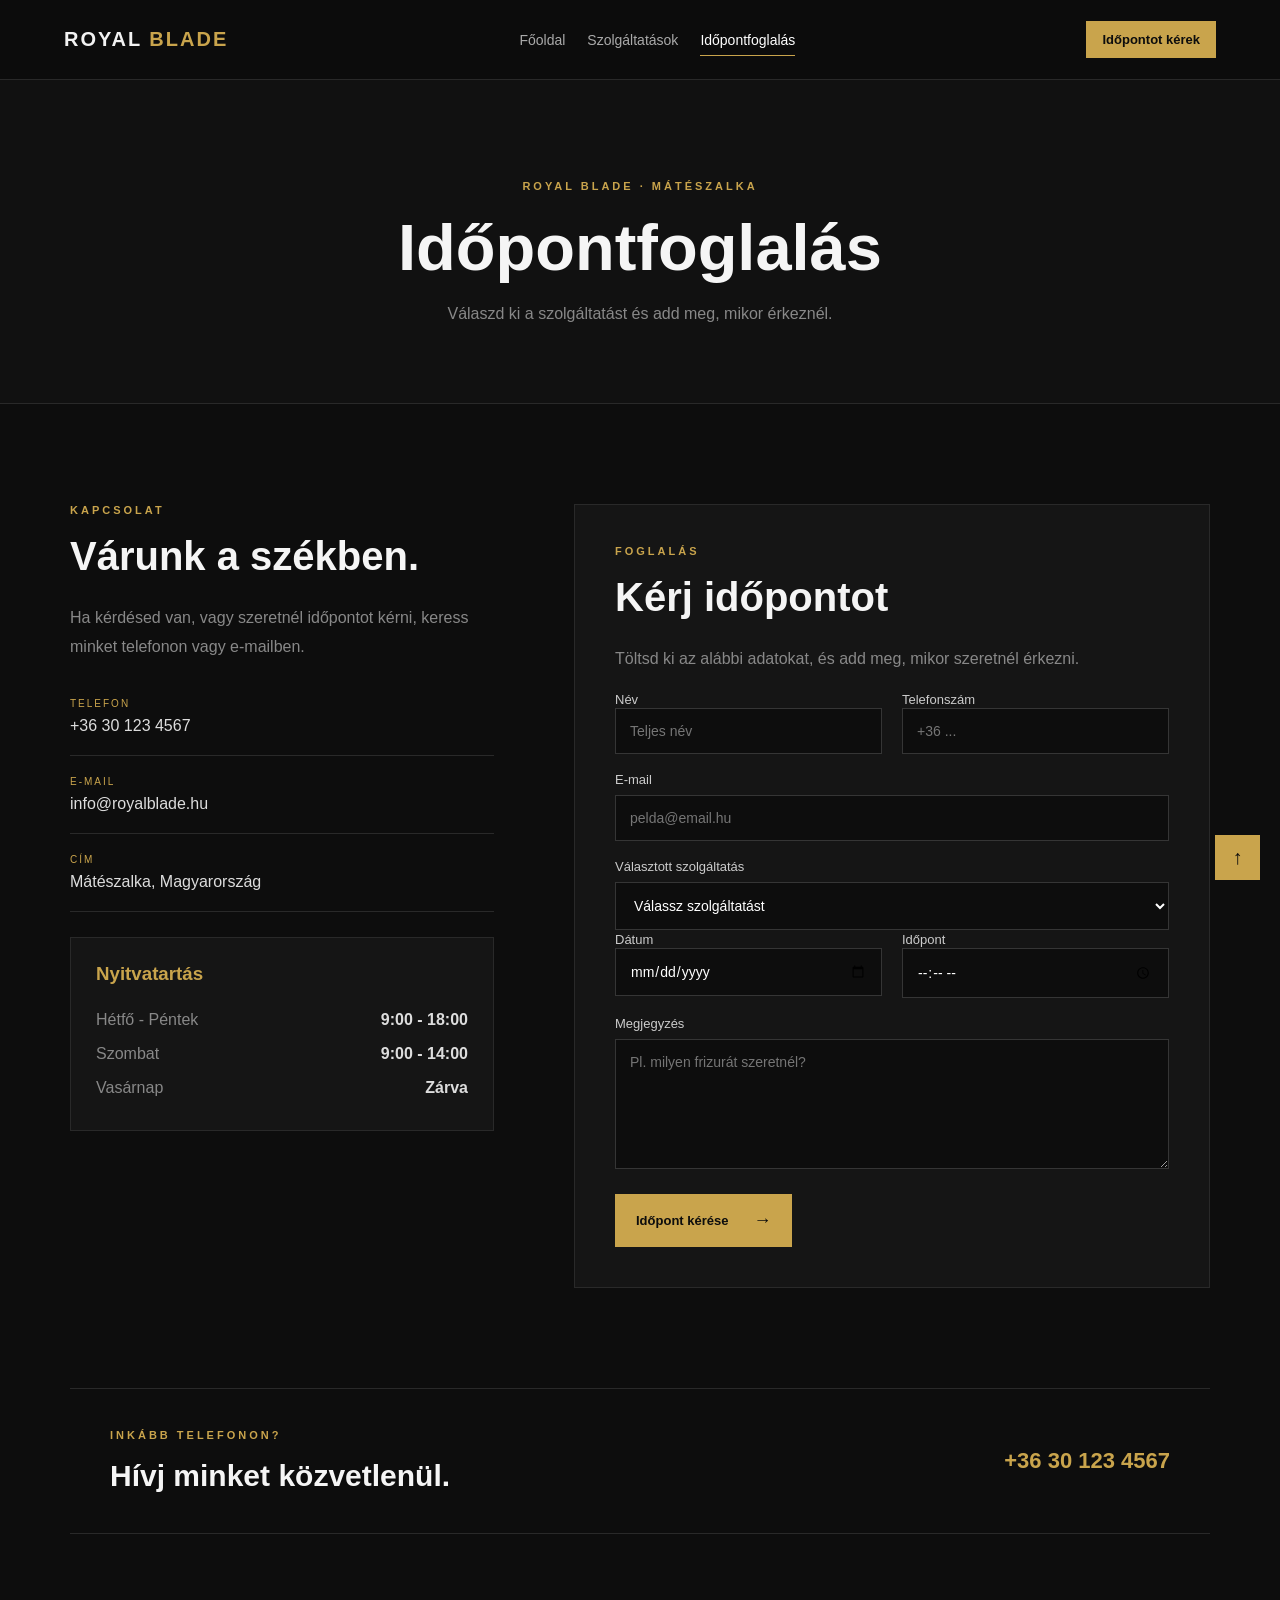
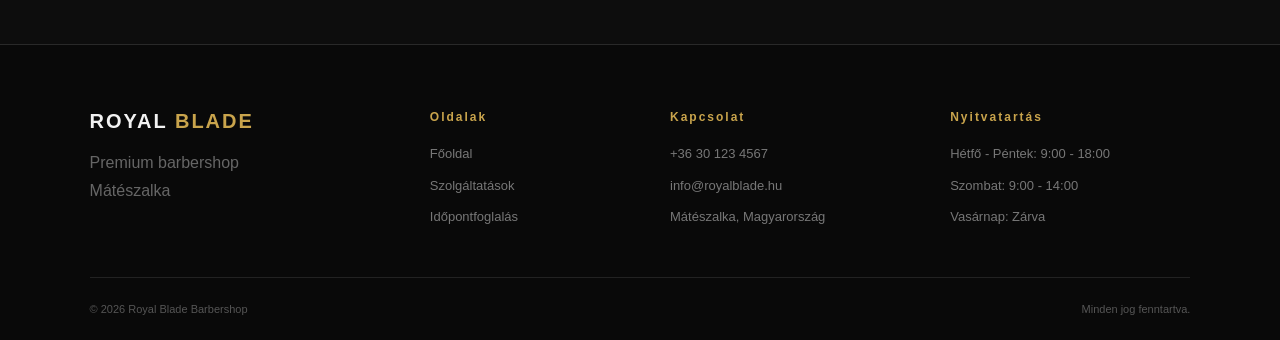
<file: kapcsolat.html>
<!DOCTYPE html>
<html lang="hu">

<head>
    <meta charset="UTF-8">
    <meta name="viewport" content="width=device-width, initial-scale=1.0">
    <meta name="description" content="Royal Blade Barbershop kapcsolat és időpontfoglalás Mátészalkán.">
    <title>Időpontfoglalás | Royal Blade</title>
    <link rel="icon" href="favicon.ico">
    <link rel="stylesheet" href="style.css">
</head>

<body id="teteje">

    <header>

        <a href="index.html" class="logo">
            ROYAL <span>BLADE</span>
        </a>

        <nav>
            <a href="index.html">Főoldal</a>
            <a href="szolgaltatasok.html">Szolgáltatások</a>
            <a href="kapcsolat.html" class="aktiv">Időpontfoglalás</a>
        </nav>

        <a href="kapcsolat.html" class="fejlec-gomb">
            Időpontot kérek
        </a>

    </header>

    <main>

        <section class="oldal-fejlec">

            <p class="felirat">ROYAL BLADE · MÁTÉSZALKA</p>

            <h1>
                Időpontfoglalás
            </h1>

            <span>
                Válaszd ki a szolgáltatást és add meg, mikor érkeznél.
            </span>

        </section>

        <section class="kapcsolat">

            <div class="kapcsolat-info">

                <p class="felirat">KAPCSOLAT</p>

                <h2>
                    Várunk a székben.
                </h2>

                <p class="kapcsolat-leiras">
                    Ha kérdésed van, vagy szeretnél időpontot kérni,
                    keress minket telefonon vagy e-mailben.
                </p>

                <div class="kapcsolati-adat">

                    <span>TELEFON</span>

                    <a href="tel:+36301234567">
                        +36 30 123 4567
                    </a>

                </div>

                <div class="kapcsolati-adat">

                    <span>E-MAIL</span>

                    <a href="mailto:info@royalblade.hu">
                        info@royalblade.hu
                    </a>

                </div>

                <div class="kapcsolati-adat">

                    <span>CÍM</span>

                    <p>
                        Mátészalka, Magyarország
                    </p>

                </div>

                <div class="nyitvatartas-doboz">

                    <h3>Nyitvatartás</h3>

                    <div>
                        <span>Hétfő - Péntek</span>
                        <strong>9:00 - 18:00</strong>
                    </div>

                    <div>
                        <span>Szombat</span>
                        <strong>9:00 - 14:00</strong>
                    </div>

                    <div>
                        <span>Vasárnap</span>
                        <strong>Zárva</strong>
                    </div>

                </div>

            </div>

            <div class="urlap">

                <p class="felirat">FOGLALÁS</p>

                <h2>
                    Kérj időpontot
                </h2>

                <p class="urlap-leiras">
                    Töltsd ki az alábbi adatokat, és add meg,
                    mikor szeretnél érkezni.
                </p>

                <form>

                    <div class="ket-mezo">

                        <div>
                            <label for="nev">Név</label>
                            <input type="text" id="nev" name="nev" placeholder="Teljes név">
                        </div>

                        <div>
                            <label for="telefon">Telefonszám</label>
                            <input type="text" id="telefon" name="telefon" placeholder="+36 ...">
                        </div>

                    </div>

                    <label for="email">E-mail</label>

                    <input type="email" id="email" name="email" placeholder="pelda@email.hu">

                    <label for="szolgaltatas">
                        Választott szolgáltatás
                    </label>

                    <select id="szolgaltatas" name="szolgaltatas">

                        <option value="">
                            Válassz szolgáltatást
                        </option>

                        <option value="hajvagas">
                            Klasszikus hajvágás - 5 000 Ft
                        </option>

                        <option value="fade">
                            Skin Fade - 6 000 Ft
                        </option>

                        <option value="hajszakall">
                            Haj + szakáll - 8 000 Ft
                        </option>

                        <option value="szakall">
                            Szakálligazítás - 3 500 Ft
                        </option>

                        <option value="premium">
                            Prémium csomag - 10 000 Ft
                        </option>

                    </select>

                    <div class="ket-mezo">

                        <div>
                            <label for="datum">Dátum</label>
                            <input type="date" id="datum" name="datum">
                        </div>

                        <div>
                            <label for="ido">Időpont</label>
                            <input type="time" id="ido" name="ido">
                        </div>

                    </div>

                    <label for="megjegyzes">
                        Megjegyzés
                    </label>

                    <textarea id="megjegyzes" name="megjegyzes" placeholder="Pl. milyen frizurát szeretnél?"></textarea>

                    <button type="submit" class="arany-gomb">
                        Időpont kérése
                        <span>→</span>
                    </button>

                </form>

            </div>

        </section>

        <section class="kapcsolat-cta">

            <div>

                <p class="felirat">INKÁBB TELEFONON?</p>

                <h2>
                    Hívj minket közvetlenül.
                </h2>

            </div>

            <a href="tel:+36301234567" class="telefon-gomb">
                +36 30 123 4567
            </a>

        </section>

    </main>

    <footer>

        <div class="footer-tartalom">

            <div class="footer-logo">

                <a href="index.html" class="logo">
                    ROYAL <span>BLADE</span>
                </a>

                <p>
                    Premium barbershop<br>
                    Mátészalka
                </p>

            </div>

            <div class="footer-oszlop">

                <h3>Oldalak</h3>

                <a href="index.html">Főoldal</a>
                <a href="szolgaltatasok.html">Szolgáltatások</a>
                <a href="kapcsolat.html">Időpontfoglalás</a>

            </div>

            <div class="footer-oszlop">

                <h3>Kapcsolat</h3>

                <a href="tel:+36301234567">+36 30 123 4567</a>
                <a href="mailto:info@royalblade.hu">info@royalblade.hu</a>
                <span>Mátészalka, Magyarország</span>

            </div>

            <div class="footer-oszlop">

                <h3>Nyitvatartás</h3>

                <span>Hétfő - Péntek: 9:00 - 18:00</span>
                <span>Szombat: 9:00 - 14:00</span>
                <span>Vasárnap: Zárva</span>

            </div>

        </div>

        <div class="footer-also">
            <span>© 2026 Royal Blade Barbershop</span>
            <span>Minden jog fenntartva.</span>
        </div>

    </footer>

    <a href="#teteje" id="topGomb">↑</a>

</body>

</html>
</file>
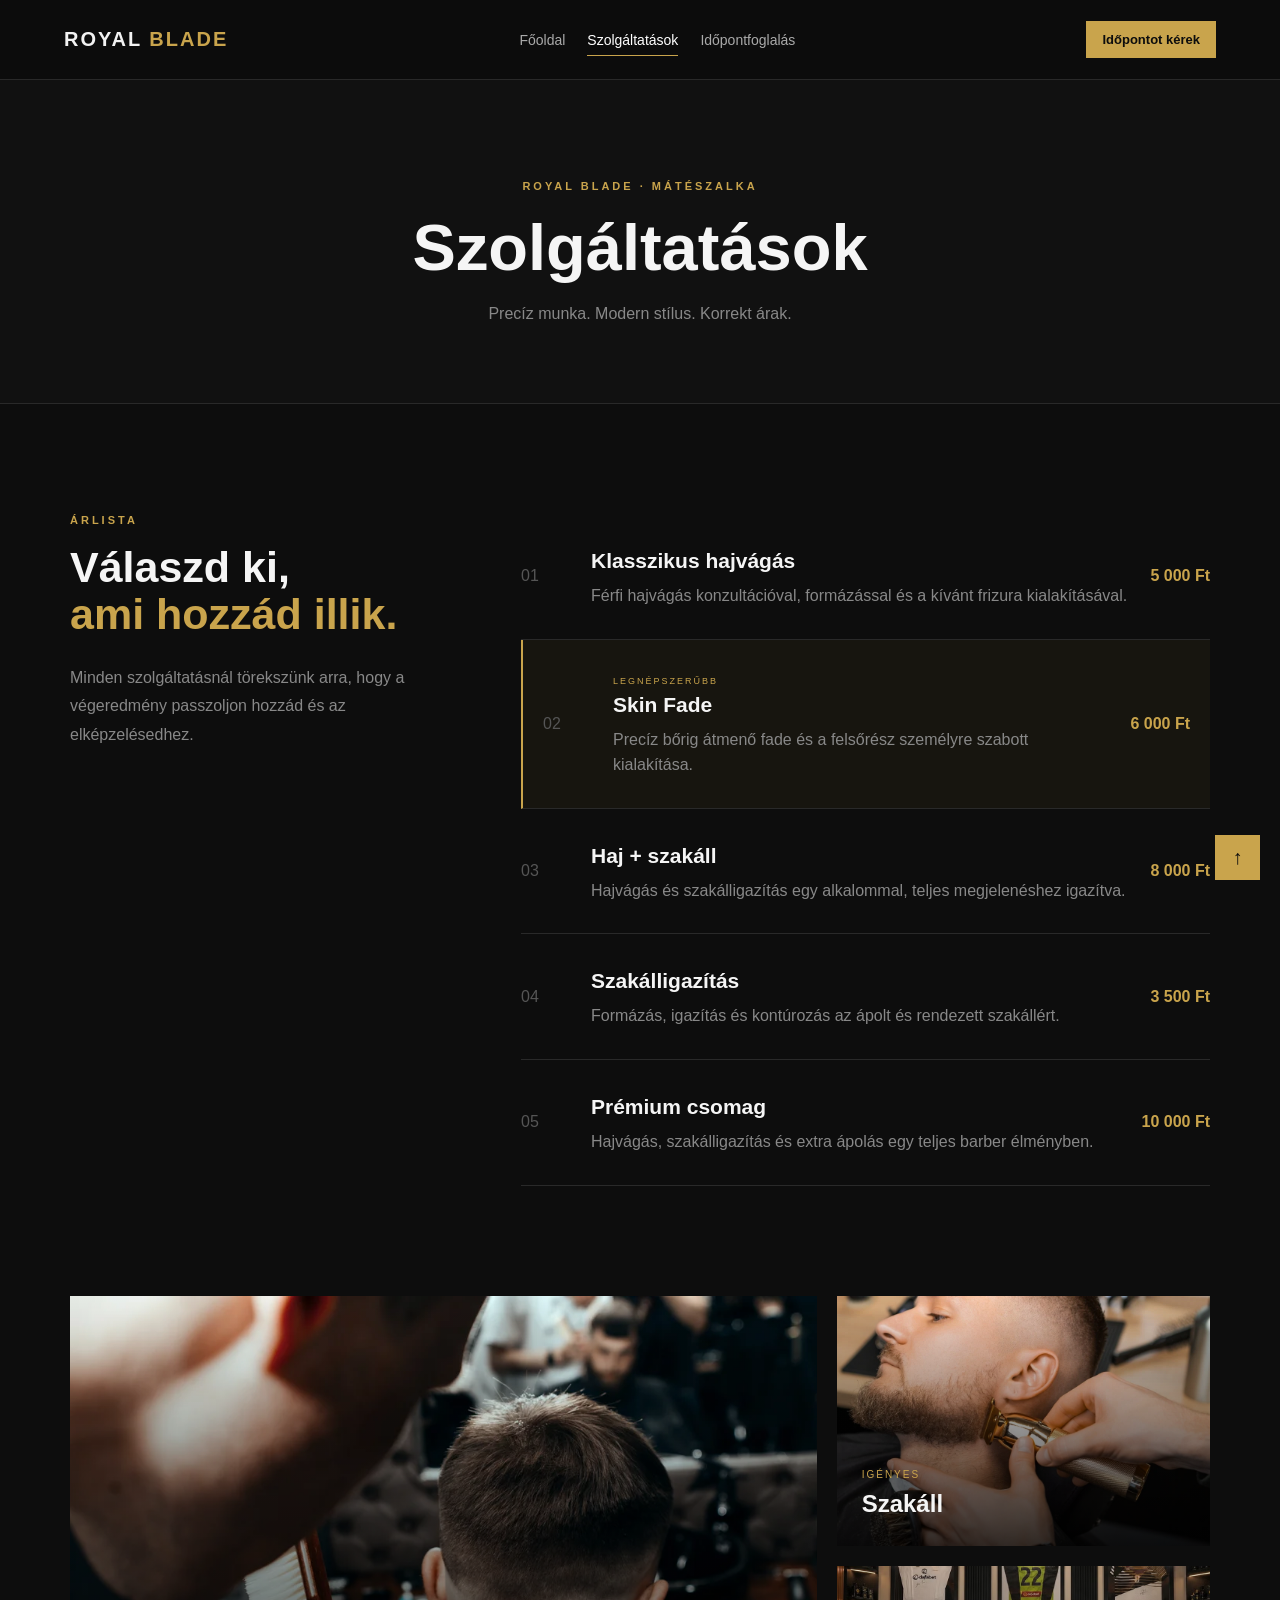
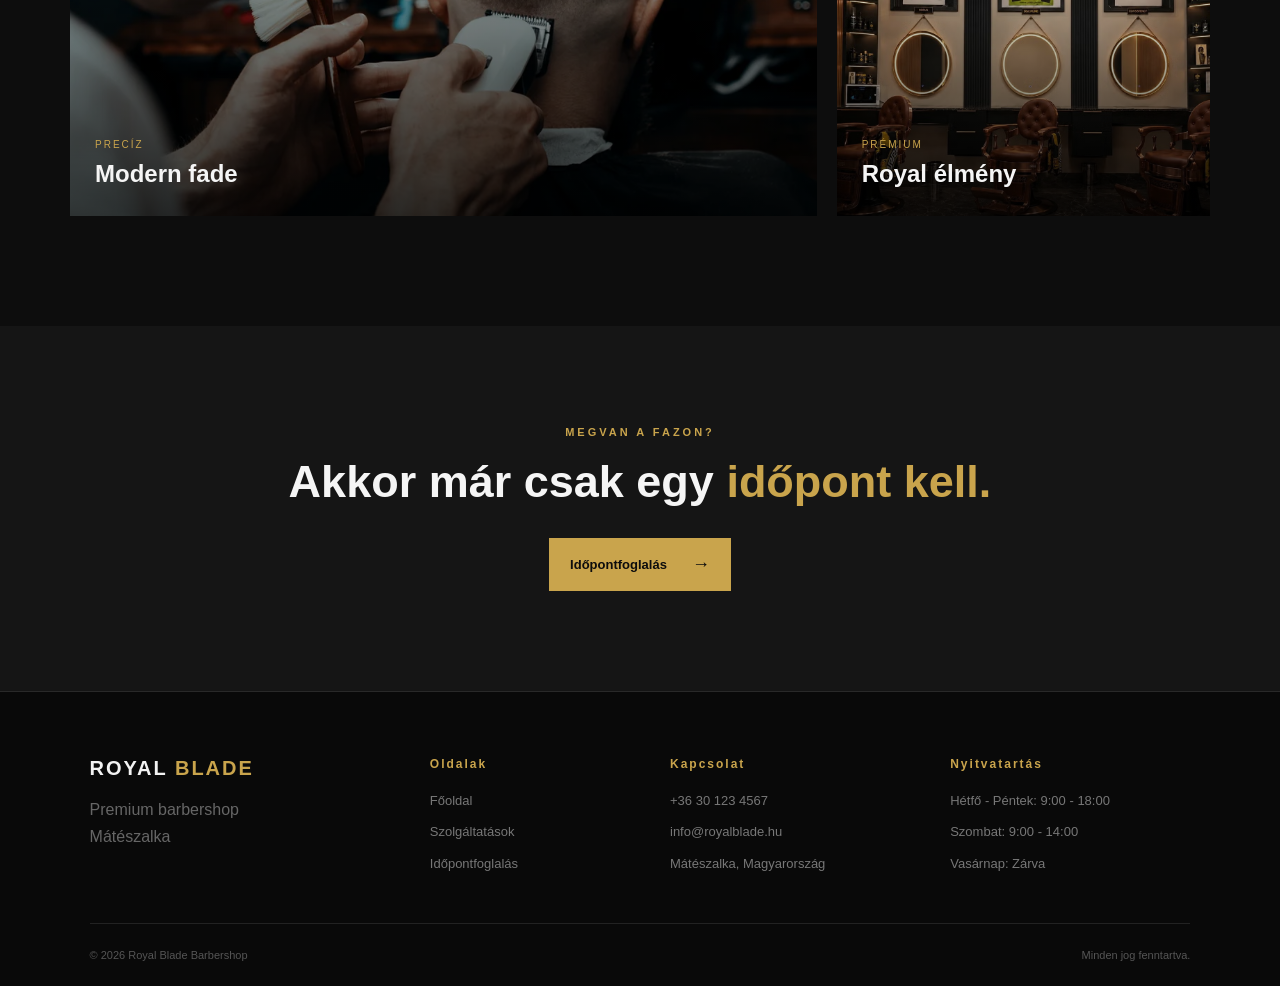
<file: szolgaltatasok.html>
<!DOCTYPE html>
<html lang="hu">

<head>
    <meta charset="UTF-8">
    <meta name="viewport" content="width=device-width, initial-scale=1.0">
    <meta name="description"
        content="Royal Blade Barbershop szolgáltatások és árlista. Hajvágás, Skin Fade, szakálligazítás és prémium csomag.">
    <title>Szolgáltatások | Royal Blade</title>
    <link rel="icon" href="favicon.ico">
    <link rel="stylesheet" href="style.css">
</head>

<body id="teteje">

    <header>

        <a href="index.html" class="logo">
            ROYAL <span>BLADE</span>
        </a>

        <nav>
            <a href="index.html">Főoldal</a>
            <a href="szolgaltatasok.html" class="aktiv">Szolgáltatások</a>
            <a href="kapcsolat.html">Időpontfoglalás</a>
        </nav>

        <a href="kapcsolat.html" class="fejlec-gomb">
            Időpontot kérek
        </a>

    </header>

    <main>

        <section class="oldal-fejlec">

            <p class="felirat">ROYAL BLADE · MÁTÉSZALKA</p>

            <h1>
                Szolgáltatások
            </h1>

            <span>
                Precíz munka. Modern stílus. Korrekt árak.
            </span>

        </section>

        <section class="arlista">

            <div class="arlista-bevezeto">

                <p class="felirat">ÁRLISTA</p>

                <h2>
                    Válaszd ki,<br>
                    <span>ami hozzád illik.</span>
                </h2>

                <p>
                    Minden szolgáltatásnál törekszünk arra, hogy
                    a végeredmény passzoljon hozzád és az elképzelésedhez.
                </p>

            </div>

            <div class="arlista-elemek">

                <article class="arlista-elem">

                    <div class="arlista-szam">01</div>

                    <div class="arlista-szoveg">

                        <h3>Klasszikus hajvágás</h3>

                        <p>
                            Férfi hajvágás konzultációval, formázással
                            és a kívánt frizura kialakításával.
                        </p>

                    </div>

                    <strong>5 000 Ft</strong>

                </article>

                <article class="arlista-elem kiemelt-ar">

                    <div class="arlista-szam">02</div>

                    <div class="arlista-szoveg">

                        <span class="nepszeru">LEGNÉPSZERŰBB</span>

                        <h3>Skin Fade</h3>

                        <p>
                            Precíz bőrig átmenő fade és a felsőrész
                            személyre szabott kialakítása.
                        </p>

                    </div>

                    <strong>6 000 Ft</strong>

                </article>

                <article class="arlista-elem">

                    <div class="arlista-szam">03</div>

                    <div class="arlista-szoveg">

                        <h3>Haj + szakáll</h3>

                        <p>
                            Hajvágás és szakálligazítás egy alkalommal,
                            teljes megjelenéshez igazítva.
                        </p>

                    </div>

                    <strong>8 000 Ft</strong>

                </article>

                <article class="arlista-elem">

                    <div class="arlista-szam">04</div>

                    <div class="arlista-szoveg">

                        <h3>Szakálligazítás</h3>

                        <p>
                            Formázás, igazítás és kontúrozás az ápolt
                            és rendezett szakállért.
                        </p>

                    </div>

                    <strong>3 500 Ft</strong>

                </article>

                <article class="arlista-elem">

                    <div class="arlista-szam">05</div>

                    <div class="arlista-szoveg">

                        <h3>Prémium csomag</h3>

                        <p>
                            Hajvágás, szakálligazítás és extra ápolás
                            egy teljes barber élményben.
                        </p>

                    </div>

                    <strong>10 000 Ft</strong>

                </article>

            </div>

        </section>

        <section class="szolgaltatas-kepek">

            <div class="kep-blokk nagy">

                <img src="kepek/fade.webp" alt="Modern fade hajvágás">

                <div>
                    <span>PRECÍZ</span>
                    <h3>Modern fade</h3>
                </div>

            </div>

            <div class="kep-blokk">

                <img src="kepek/szakall.webp" alt="Szakálligazítás">

                <div>
                    <span>IGÉNYES</span>
                    <h3>Szakáll</h3>
                </div>

            </div>

            <div class="kep-blokk">

                <img src="kepek/premium.avif" alt="Prémium barber szolgáltatás">

                <div>
                    <span>PRÉMIUM</span>
                    <h3>Royal élmény</h3>
                </div>

            </div>

        </section>

        <section class="szolgaltatas-cta">

            <p class="felirat">MEGVAN A FAZON?</p>

            <h2>
                Akkor már csak egy
                <span>időpont kell.</span>
            </h2>

            <a href="kapcsolat.html" class="arany-gomb">
                Időpontfoglalás
                <span>→</span>
            </a>

        </section>

    </main>

    <footer>

        <div class="footer-tartalom">

            <div class="footer-logo">

                <a href="index.html" class="logo">
                    ROYAL <span>BLADE</span>
                </a>

                <p>
                    Premium barbershop<br>
                    Mátészalka
                </p>

            </div>

            <div class="footer-oszlop">

                <h3>Oldalak</h3>

                <a href="index.html">Főoldal</a>
                <a href="szolgaltatasok.html">Szolgáltatások</a>
                <a href="kapcsolat.html">Időpontfoglalás</a>

            </div>

            <div class="footer-oszlop">

                <h3>Kapcsolat</h3>

                <a href="tel:+36301234567">+36 30 123 4567</a>
                <a href="mailto:info@royalblade.hu">info@royalblade.hu</a>
                <span>Mátészalka, Magyarország</span>

            </div>

            <div class="footer-oszlop">

                <h3>Nyitvatartás</h3>

                <span>Hétfő - Péntek: 9:00 - 18:00</span>
                <span>Szombat: 9:00 - 14:00</span>
                <span>Vasárnap: Zárva</span>

            </div>

        </div>

        <div class="footer-also">
            <span>© 2026 Royal Blade Barbershop</span>
            <span>Minden jog fenntartva.</span>
        </div>

    </footer>

    <a href="#teteje" id="topGomb">↑</a>

</body>

</html>
</file>
<file: style.css>
* {
    box-sizing: border-box;
}

html {
    scroll-behavior: smooth;
}

body {
    margin: 0;
    font-family: Arial, sans-serif;
    background: #0d0d0d;
    color: #f5f5f5;
    overflow-x: hidden;
}

img {
    display: block;
    max-width: 100%;
}

a {
    transition: 0.3s;
}

header {
    position: sticky;
    top: 0;
    z-index: 1000;
    min-height: 80px;
    padding: 15px 5%;
    background: rgba(13, 13, 13, 0.98);
    border-bottom: 1px solid #292929;
    display: flex;
    align-items: center;
    justify-content: space-between;
    gap: 20px;
}

.logo {
    color: #f2f2f2;
    text-decoration: none;
    font-size: 20px;
    font-weight: bold;
    letter-spacing: 2px;
    white-space: nowrap;
}

.logo span {
    color: #c9a44c;
}

nav {
    display: flex;
    gap: 22px;
}

nav a {
    position: relative;
    color: #aaa;
    text-decoration: none;
    font-size: 14px;
    white-space: nowrap;
}

nav a:hover,
nav a.aktiv {
    color: white;
}

nav a.aktiv::after {
    content: "";
    position: absolute;
    left: 0;
    right: 0;
    bottom: -8px;
    height: 1px;
    background: #c9a44c;
}

.fejlec-gomb {
    color: #0d0d0d;
    background: #c9a44c;
    padding: 11px 16px;
    text-decoration: none;
    font-size: 13px;
    font-weight: bold;
    white-space: nowrap;
}

.fejlec-gomb:hover,
.arany-gomb:hover {
    background: #e0bd65;
}

.hero {
    min-height: calc(100vh - 80px);
    padding: 70px 7%;
    display: grid;
    grid-template-columns: 1fr 0.85fr;
    gap: 60px;
    align-items: center;
}

.hero-tartalom {
    max-width: 680px;
}

.felirat {
    color: #c9a44c;
    font-size: 11px;
    font-weight: bold;
    letter-spacing: 3px;
    margin: 0 0 18px;
}

.hero h1 {
    margin: 0;
    font-size: clamp(48px, 6vw, 80px);
    line-height: 1;
    letter-spacing: -3px;
}

.hero h1 span,
.kiemelt h2 span,
.bemutatkozas h2 span,
.szekcio-fejlec h2 span,
.foglalas-banner h2 span,
.arlista-bevezeto h2 span,
.szolgaltatas-cta h2 span {
    color: #c9a44c;
}

.hero-leiras {
    max-width: 570px;
    color: #999;
    font-size: 17px;
    line-height: 1.8;
    margin: 30px 0;
}

.hero-gombok {
    display: flex;
    align-items: center;
    gap: 25px;
}

.arany-gomb {
    display: inline-flex;
    align-items: center;
    justify-content: space-between;
    gap: 25px;
    background: #c9a44c;
    color: #0d0d0d;
    padding: 15px 20px;
    border: 1px solid #c9a44c;
    text-decoration: none;
    font-size: 13px;
    font-weight: bold;
}

.arany-gomb span {
    font-size: 18px;
}

.szoveg-gomb {
    color: #ddd;
    text-decoration: none;
    font-size: 13px;
    border-bottom: 1px solid #555;
    padding-bottom: 5px;
}

.szoveg-gomb:hover,
.vonal-gomb:hover {
    color: #c9a44c;
}

.hero-info {
    display: flex;
    gap: 45px;
    margin-top: 50px;
}

.hero-info div {
    display: flex;
    flex-direction: column;
    gap: 5px;
}

.hero-info strong {
    font-size: 23px;
}

.hero-info span {
    color: #777;
    font-size: 11px;
}

.hero-kep {
    position: relative;
}

.hero-kep::before {
    content: "";
    position: absolute;
    inset: 0;
    border: 1px solid #c9a44c;
    pointer-events: none;
}

.hero-kep img {
    position: relative;
    z-index: 1;
    width: 100%;
    height: 570px;
    object-fit: cover;
}

.kep-cimke {
    position: absolute;
    z-index: 2;
    left: 20px;
    bottom: 20px;
    max-width: calc(100% - 40px);
    background: rgba(13, 13, 13, 0.96);
    border: 1px solid #333;
    padding: 12px 16px;
}

.kep-cimke span,
.kep-cimke small {
    display: block;
}

.kep-cimke span {
    color: #c9a44c;
    font-size: 11px;
    letter-spacing: 2px;
}

.kep-cimke small {
    color: #777;
    margin-top: 5px;
    font-size: 10px;
}

.bemutatkozas {
    max-width: 1200px;
    margin: auto;
    padding: 110px 30px;
    display: grid;
    grid-template-columns: 0.9fr 1fr;
    gap: 80px;
    align-items: center;
}

.bemutatkozas-kep img {
    width: 100%;
    height: 500px;
    object-fit: cover;
}

.bemutatkozas h2,
.szekcio-fejlec h2,
.arlista-bevezeto h2 {
    font-size: 43px;
    line-height: 1.1;
    margin: 0 0 25px;
}

.bemutatkozas-szoveg > p:not(.felirat),
.arlista-bevezeto > p:not(.felirat) {
    color: #888;
    line-height: 1.8;
}

.vonal-gomb {
    display: inline-block;
    margin-top: 15px;
    padding-bottom: 7px;
    color: #ddd;
    text-decoration: none;
    border-bottom: 1px solid #c9a44c;
    font-size: 13px;
}

.szolgaltatasok {
    padding: 100px 7%;
    background: #151515;
}

.szekcio-fejlec {
    max-width: 1200px;
    margin: 0 auto 50px;
    display: flex;
    justify-content: space-between;
    align-items: end;
}

.szolgaltatas-kartyak {
    max-width: 1200px;
    margin: auto;
    display: grid;
    grid-template-columns: repeat(3, 1fr);
    gap: 25px;
}

.szolgaltatas-kartya {
    background: #101010;
    border: 1px solid #292929;
    overflow: hidden;
}

.szolgaltatas-kartya img {
    width: 100%;
    height: 260px;
    object-fit: cover;
}

.kartya-tartalom {
    padding: 25px;
}

.kartya-fejlec {
    display: flex;
    justify-content: space-between;
}

.kartya-fejlec span {
    color: #666;
}

.kartya-fejlec strong {
    color: #c9a44c;
}

.kartya-tartalom h3 {
    font-size: 21px;
    margin: 22px 0 10px;
}

.kartya-tartalom p {
    color: #888;
    line-height: 1.7;
    min-height: 55px;
}

.kartya-tartalom a {
    color: #ddd;
    text-decoration: none;
    font-size: 13px;
}

.kartya-tartalom a:hover {
    color: #c9a44c;
}

.kiemelt {
    min-height: 540px;
    padding: 80px 8%;
    display: flex;
    align-items: center;
    background:
        linear-gradient(90deg, rgba(0, 0, 0, .9), rgba(0, 0, 0, .35)),
        url("kepek/premium.jpg") center/cover;
}

.kiemelt-tartalom {
    max-width: 560px;
}

.kiemelt h2 {
    font-size: 58px;
    line-height: 1;
    margin: 0 0 25px;
}

.kiemelt p:not(.felirat) {
    color: #bbb;
    line-height: 1.8;
    margin-bottom: 30px;
}

.velemenyek {
    max-width: 1200px;
    margin: auto;
    padding: 110px 30px;
}

.kozepes {
    justify-content: center;
    text-align: center;
}

.velemeny-kartyak {
    display: grid;
    grid-template-columns: repeat(3, 1fr);
    gap: 25px;
}

.velemeny {
    padding: 30px;
    background: #151515;
    border: 1px solid #292929;
}

.csillagok {
    color: #c9a44c;
    letter-spacing: 3px;
}

.velemeny p {
    color: #aaa;
    line-height: 1.8;
    min-height: 110px;
}

.foglalas-banner {
    max-width: 1200px;
    margin: 0 auto 110px;
    padding: 50px;
    background: #18150e;
    border: 1px solid #3b321f;
    display: flex;
    justify-content: space-between;
    align-items: center;
}

.foglalas-banner h2 {
    font-size: 38px;
    margin: 0;
}

.oldal-fejlec {
    padding: 100px 20px 80px;
    text-align: center;
    background: #111;
    border-bottom: 1px solid #292929;
}

.oldal-fejlec h1 {
    font-size: clamp(42px, 6vw, 65px);
    margin: 0 0 20px;
}

.oldal-fejlec span {
    color: #888;
}

.arlista {
    max-width: 1200px;
    margin: auto;
    padding: 110px 30px;
    display: grid;
    grid-template-columns: 0.7fr 1.3fr;
    gap: 80px;
}

.arlista-elemek {
    display: flex;
    flex-direction: column;
}

.arlista-elem {
    display: grid;
    grid-template-columns: 50px 1fr auto;
    gap: 20px;
    padding: 30px 0;
    border-bottom: 1px solid #292929;
    align-items: center;
}

.arlista-szam {
    color: #555;
}

.arlista-szoveg h3 {
    margin: 5px 0 10px;
    font-size: 21px;
}

.arlista-szoveg p {
    color: #888;
    line-height: 1.6;
    margin: 0;
}

.arlista-elem > strong {
    color: #c9a44c;
    white-space: nowrap;
}

.kiemelt-ar {
    background: #17150f;
    padding-left: 20px;
    padding-right: 20px;
    border-left: 2px solid #c9a44c;
}

.nepszeru {
    color: #c9a44c;
    font-size: 9px;
    letter-spacing: 2px;
}

.szolgaltatas-kepek {
    max-width: 1200px;
    margin: 0 auto 110px;
    padding: 0 30px;
    display: grid;
    grid-template-columns: 2fr 1fr;
    grid-template-rows: 250px 250px;
    gap: 20px;
}

.kep-blokk {
    position: relative;
    overflow: hidden;
}

.kep-blokk.nagy {
    grid-row: span 2;
}

.kep-blokk img {
    width: 100%;
    height: 100%;
    object-fit: cover;
    transition: 0.5s;
}

.kep-blokk:hover img {
    transform: scale(1.05);
}

.kep-blokk::after {
    content: "";
    position: absolute;
    inset: 0;
    background: linear-gradient(transparent, rgba(0, 0, 0, .8));
}

.kep-blokk div {
    position: absolute;
    z-index: 2;
    left: 25px;
    bottom: 20px;
}

.kep-blokk span {
    color: #c9a44c;
    font-size: 10px;
    letter-spacing: 2px;
}

.kep-blokk h3 {
    margin: 8px 0;
    font-size: 24px;
}

.szolgaltatas-cta {
    padding: 100px 20px;
    text-align: center;
    background: #151515;
}

.szolgaltatas-cta h2 {
    font-size: 45px;
    margin: 0 0 30px;
}

.kapcsolat {
    max-width: 1200px;
    margin: auto;
    padding: 100px 30px;
    display: grid;
    grid-template-columns: 0.8fr 1.2fr;
    gap: 80px;
}

.kapcsolat-info h2,
.urlap h2 {
    font-size: 40px;
    margin: 0 0 25px;
}

.kapcsolat-leiras,
.urlap-leiras {
    color: #888;
    line-height: 1.8;
}

.kapcsolati-adat {
    padding: 20px 0;
    border-bottom: 1px solid #292929;
}

.kapcsolati-adat span {
    display: block;
    color: #c9a44c;
    font-size: 10px;
    letter-spacing: 2px;
    margin-bottom: 8px;
}

.kapcsolati-adat a,
.kapcsolati-adat p {
    color: #ddd;
    text-decoration: none;
    margin: 0;
}

.nyitvatartas-doboz {
    margin-top: 25px;
    padding: 25px;
    background: #151515;
    border: 1px solid #292929;
}

.nyitvatartas-doboz h3 {
    color: #c9a44c;
    margin-top: 0;
}

.nyitvatartas-doboz div {
    display: flex;
    justify-content: space-between;
    padding: 8px 0;
    color: #888;
}

.nyitvatartas-doboz strong {
    color: #ddd;
}

.urlap {
    background: #151515;
    border: 1px solid #292929;
    padding: 40px;
}

form {
    display: flex;
    flex-direction: column;
}

.ket-mezo {
    display: grid;
    grid-template-columns: 1fr 1fr;
    gap: 20px;
}

form label {
    margin: 18px 0 8px;
    color: #ccc;
    font-size: 13px;
}

form input,
form select,
form textarea {
    width: 100%;
    padding: 14px;
    background: #0d0d0d;
    border: 1px solid #353535;
    color: white;
    font-family: Arial, sans-serif;
    font-size: 14px;
}

form input:focus,
form select:focus,
form textarea:focus {
    outline: none;
    border-color: #c9a44c;
}

form textarea {
    height: 130px;
    resize: vertical;
}

form .arany-gomb {
    margin-top: 25px;
    align-self: flex-start;
}

.kapcsolat-cta {
    max-width: 1140px;
    margin: 0 auto 110px;
    padding: 40px;
    border-top: 1px solid #292929;
    border-bottom: 1px solid #292929;
    display: flex;
    justify-content: space-between;
    align-items: center;
}

.kapcsolat-cta h2 {
    margin: 0;
    font-size: 30px;
}

.telefon-gomb {
    color: #c9a44c;
    text-decoration: none;
    font-size: 22px;
    font-weight: bold;
}

footer {
    background: #090909;
    border-top: 1px solid #292929;
    padding: 65px 7% 25px;
}

.footer-tartalom {
    max-width: 1200px;
    margin: auto;
    display: grid;
    grid-template-columns: 1.5fr 1fr 1.2fr 1.2fr;
    gap: 40px;
    padding-bottom: 50px;
}

.footer-logo p {
    color: #666;
    line-height: 1.7;
}

.footer-oszlop {
    display: flex;
    flex-direction: column;
    gap: 12px;
}

.footer-oszlop h3 {
    color: #c9a44c;
    font-size: 12px;
    letter-spacing: 2px;
    margin: 0 0 8px;
}

.footer-oszlop a,
.footer-oszlop span {
    color: #777;
    text-decoration: none;
    font-size: 13px;
    line-height: 1.5;
}

.footer-oszlop a:hover {
    color: white;
}

.footer-also {
    max-width: 1200px;
    margin: auto;
    padding-top: 25px;
    border-top: 1px solid #222;
    display: flex;
    justify-content: space-between;
    color: #555;
    font-size: 11px;
}

#topGomb {
    position: fixed;
    right: 20px;
    bottom: 20px;
    z-index: 999;
    width: 45px;
    height: 45px;
    display: flex;
    justify-content: center;
    align-items: center;
    background: #c9a44c;
    color: #0d0d0d;
    text-decoration: none;
    font-size: 20px;
    font-weight: bold;
}

#topGomb:hover {
    background: #e0bd65;
}

@media (max-width: 1000px) {
    header {
        padding: 15px 4%;
    }

    nav {
        gap: 15px;
    }

    .hero {
        grid-template-columns: 1fr;
    }

    .hero-kep {
        max-width: 650px;
    }

    .bemutatkozas {
        gap: 50px;
    }

    .szolgaltatas-kartyak,
    .velemeny-kartyak {
        grid-template-columns: 1fr 1fr;
    }

    .szolgaltatas-kartya:last-child {
        grid-column: span 2;
    }

    .arlista {
        grid-template-columns: 1fr;
    }

    .footer-tartalom {
        grid-template-columns: 1fr 1fr;
    }
}

@media (max-width: 700px) {
    header {
        padding: 15px 20px;
        flex-wrap: wrap;
    }

    nav {
        order: 3;
        width: 100%;
        justify-content: center;
        gap: 15px;
    }

    .fejlec-gomb {
        display: none;
    }

    .hero {
        padding: 60px 20px;
    }

    .hero h1 {
        font-size: 48px;
    }

    .hero-gombok {
        flex-direction: column;
        align-items: flex-start;
    }

    .hero-info {
        gap: 25px;
    }

    .hero-kep img {
        height: 450px;
    }

    .bemutatkozas {
        padding: 80px 20px;
        grid-template-columns: 1fr;
    }

    .bemutatkozas-kep img {
        height: 400px;
    }

    .szolgaltatasok,
    .velemenyek {
        padding: 80px 20px;
    }

    .szekcio-fejlec {
        display: block;
    }

    .szolgaltatas-kartyak,
    .velemeny-kartyak {
        grid-template-columns: 1fr;
    }

    .szolgaltatas-kartya:last-child {
        grid-column: auto;
    }

    .kiemelt {
        min-height: 500px;
        padding: 60px 25px;
    }

    .kiemelt h2 {
        font-size: 45px;
    }

    .foglalas-banner {
        margin: 0 20px 80px;
        padding: 30px;
        display: block;
    }

    .foglalas-banner h2 {
        font-size: 30px;
        margin-bottom: 25px;
    }

    .oldal-fejlec {
        padding: 75px 20px 60px;
    }

    .arlista {
        padding: 80px 20px;
    }

    .arlista-elem {
        grid-template-columns: 35px 1fr;
    }

    .arlista-elem > strong {
        grid-column: 2;
    }

    .szolgaltatas-kepek {
        padding: 0 20px;
        grid-template-columns: 1fr;
        grid-template-rows: 250px 250px 250px;
    }

    .kep-blokk.nagy {
        grid-row: auto;
    }

    .szolgaltatas-cta {
        padding: 80px 20px;
    }

    .szolgaltatas-cta h2 {
        font-size: 35px;
    }

    .kapcsolat {
        padding: 80px 20px;
        grid-template-columns: 1fr;
        gap: 40px;
    }

    .kapcsolat-info h2,
    .urlap h2 {
        font-size: 32px;
    }

    .urlap {
        padding: 25px;
    }

    .ket-mezo {
        grid-template-columns: 1fr;
        gap: 0;
    }

    .kapcsolat-cta {
        margin: 0 20px 80px;
        display: block;
    }

    .telefon-gomb {
        display: inline-block;
        margin-top: 20px;
    }

    .footer-tartalom {
        grid-template-columns: 1fr 1fr;
    }

    .footer-also {
        flex-direction: column;
        gap: 10px;
    }
}

@media (max-width: 450px) {
    .logo {
        font-size: 16px;
    }

    nav {
        gap: 10px;
    }

    nav a {
        font-size: 11px;
    }

    .hero h1 {
        font-size: 39px;
    }

    .hero-info {
        flex-wrap: wrap;
    }

    .hero-kep img {
        height: 350px;
    }

    .kep-cimke {
        left: 15px;
        bottom: 15px;
        padding: 10px 13px;
    }

    .bemutatkozas h2,
    .szekcio-fejlec h2,
    .arlista-bevezeto h2 {
        font-size: 34px;
    }

    .arany-gomb {
        width: 100%;
    }

    .footer-tartalom {
        grid-template-columns: 1fr;
    }

    #topGomb {
        right: 15px;
        bottom: 15px;
    }
}
</file>
